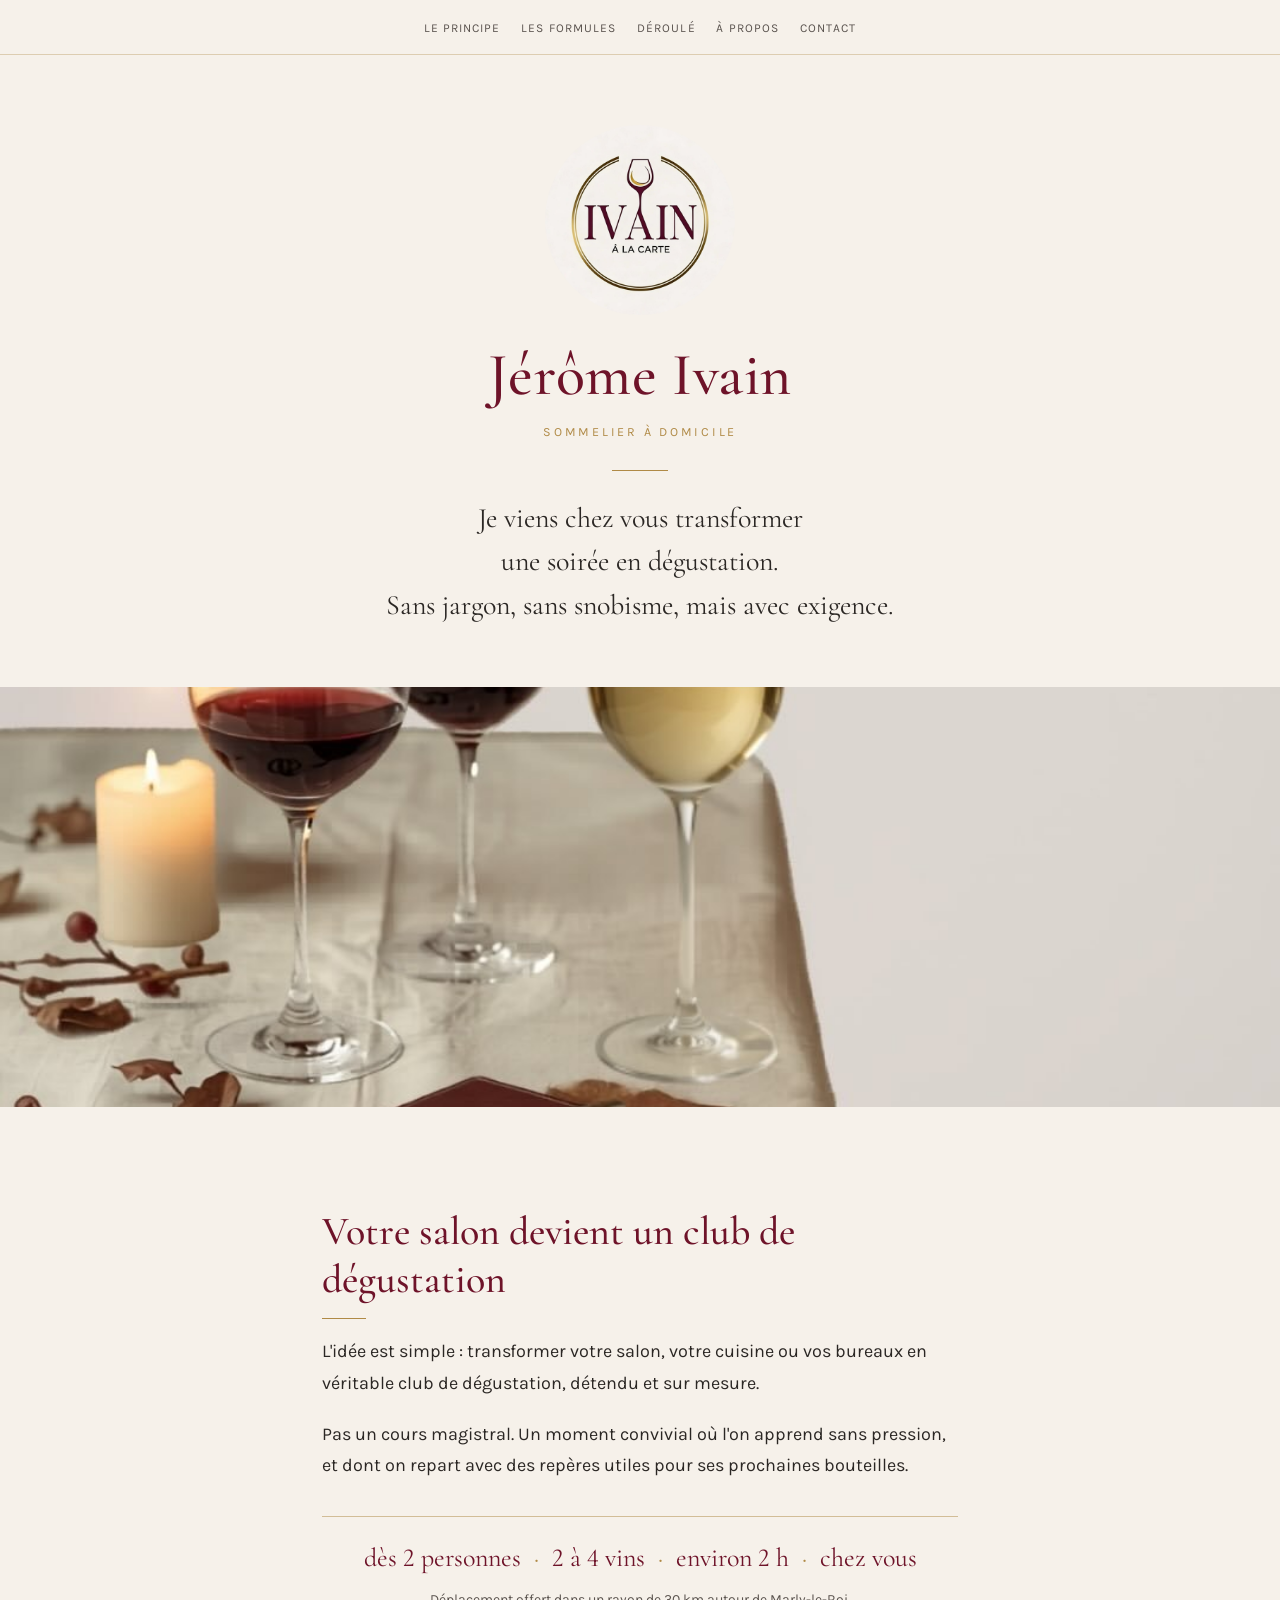
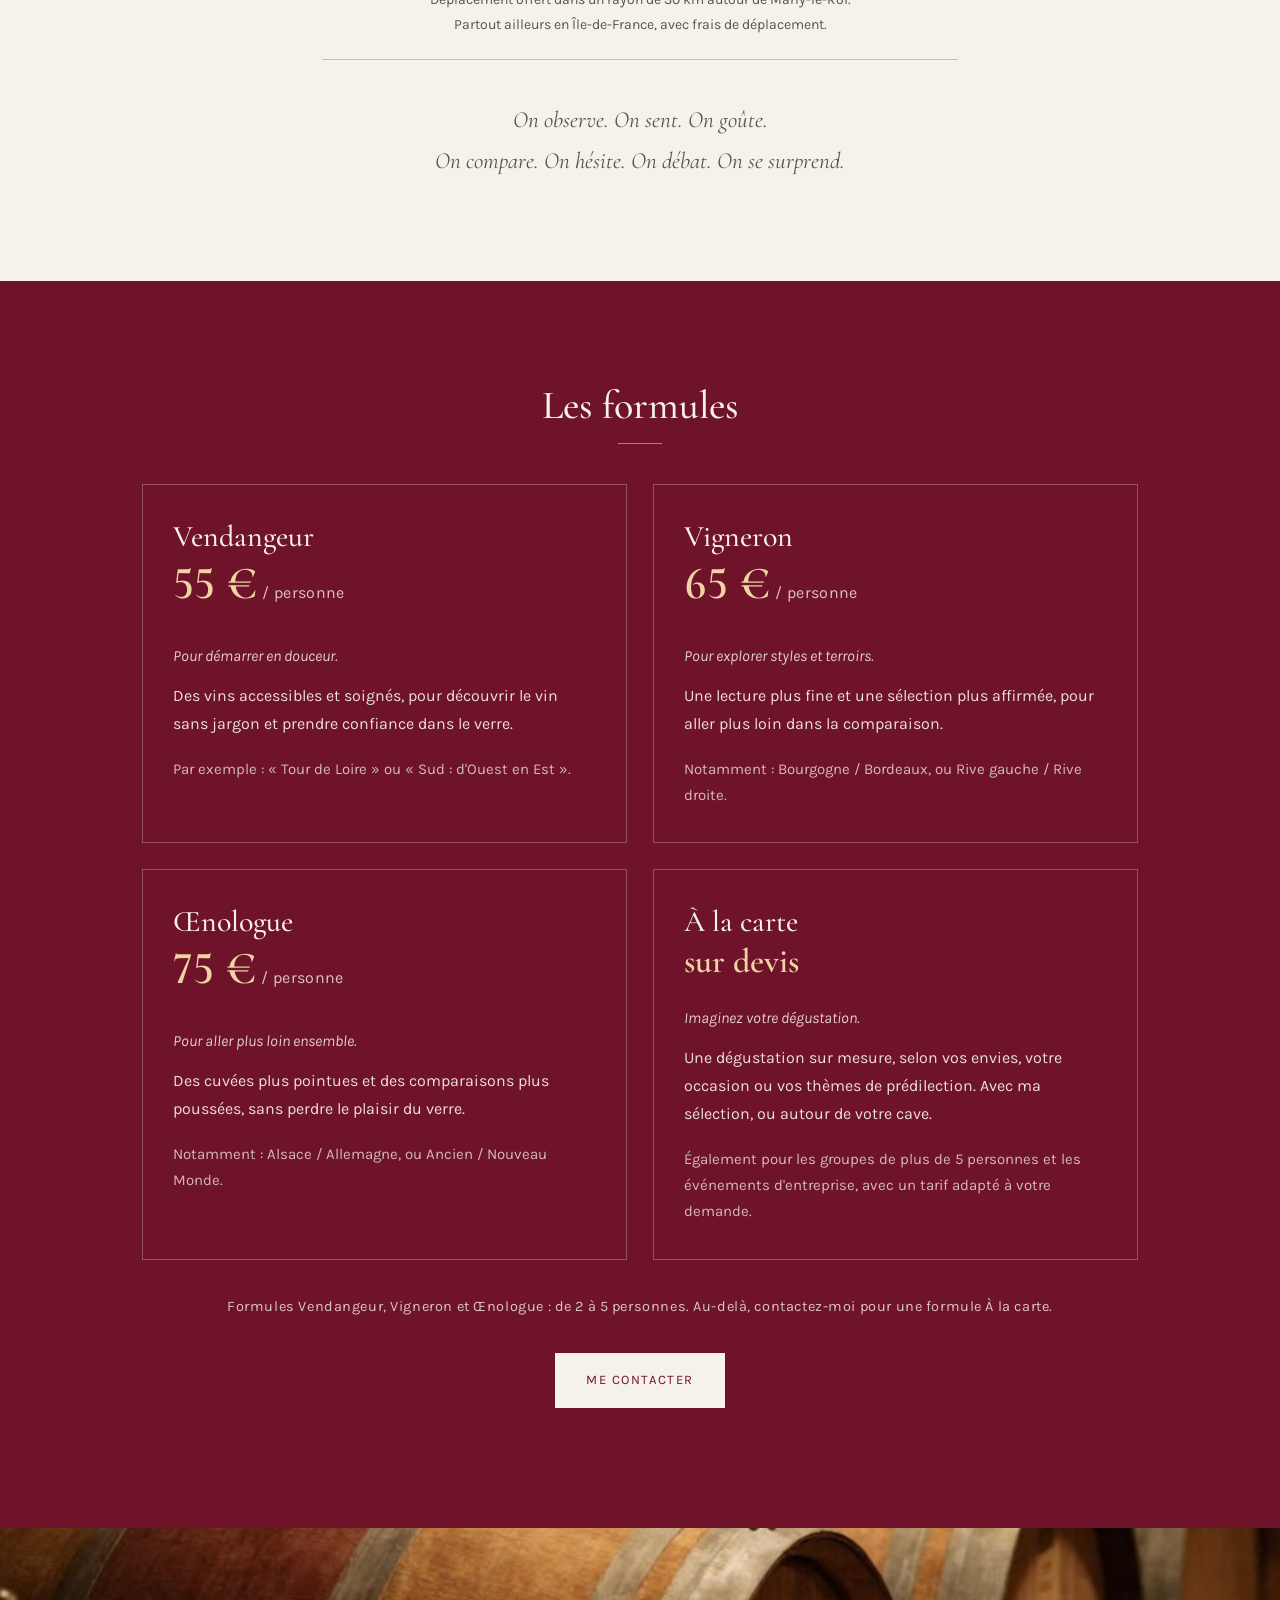
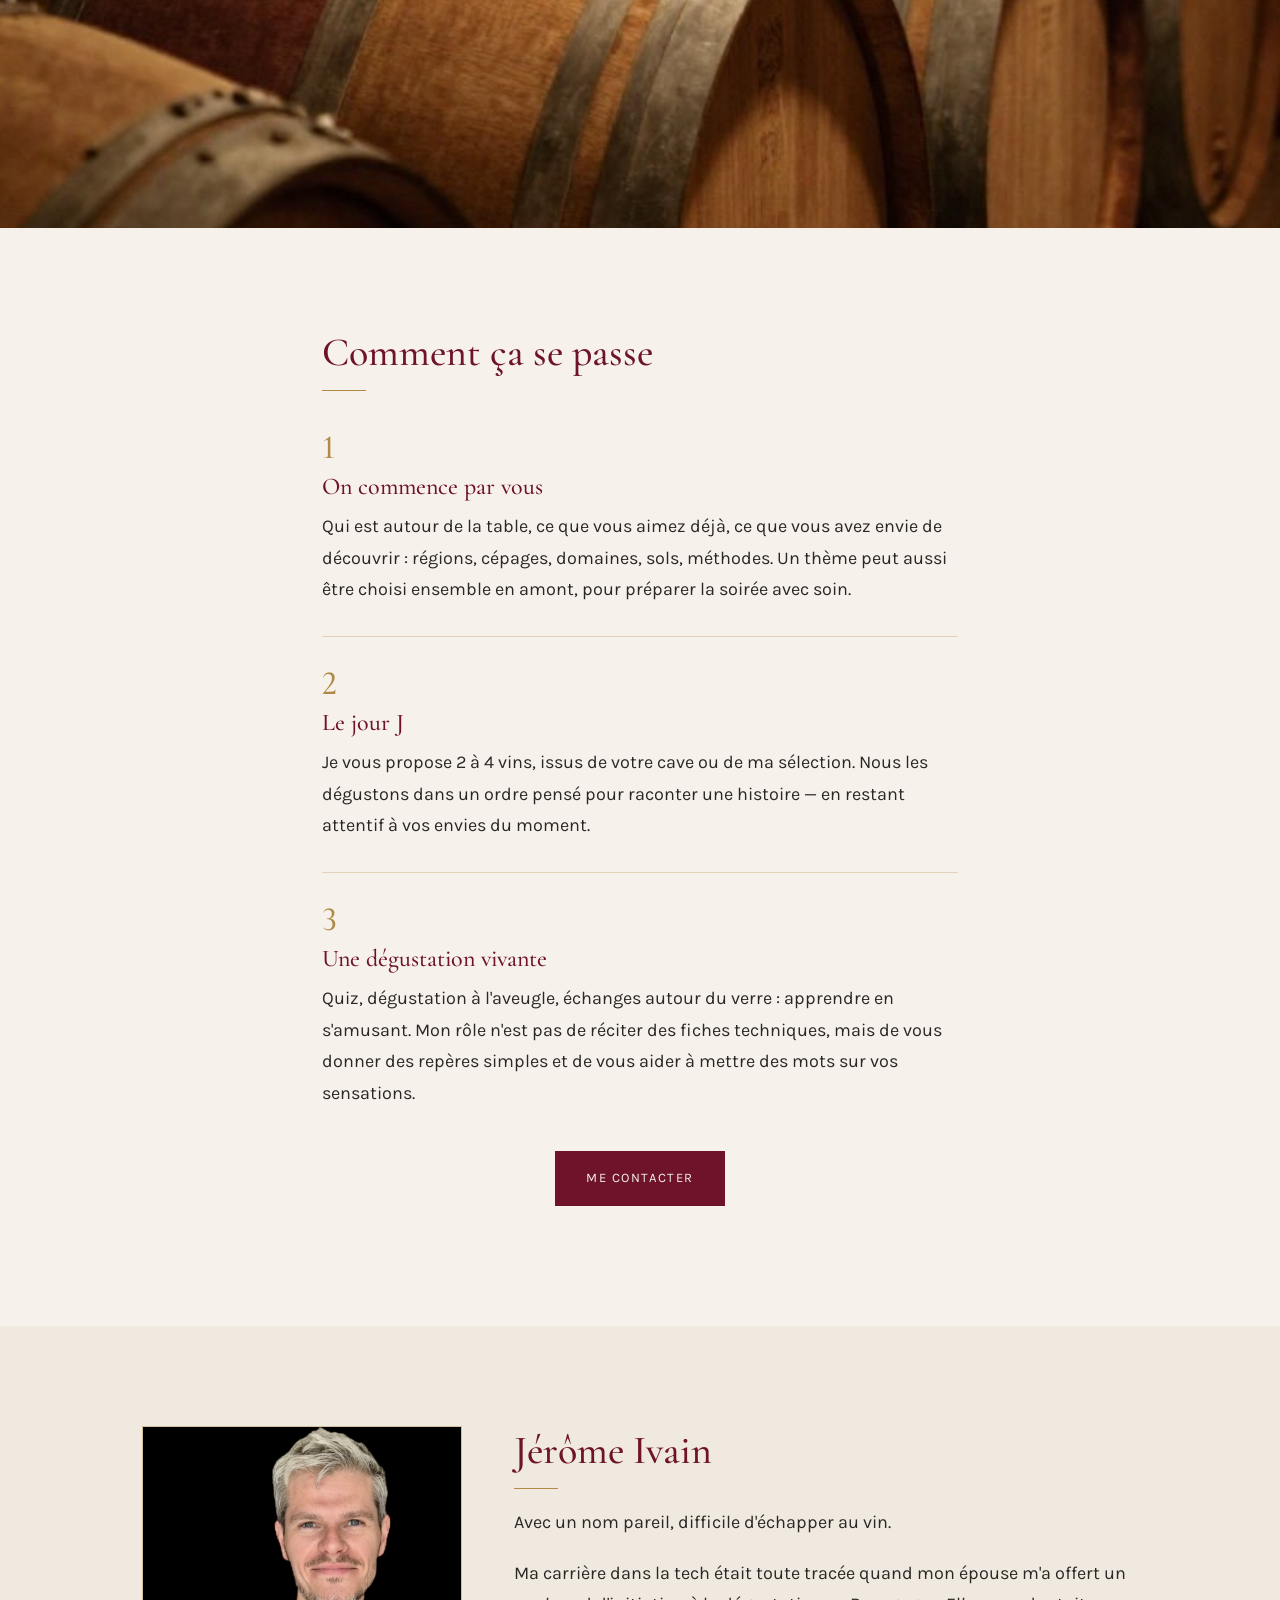
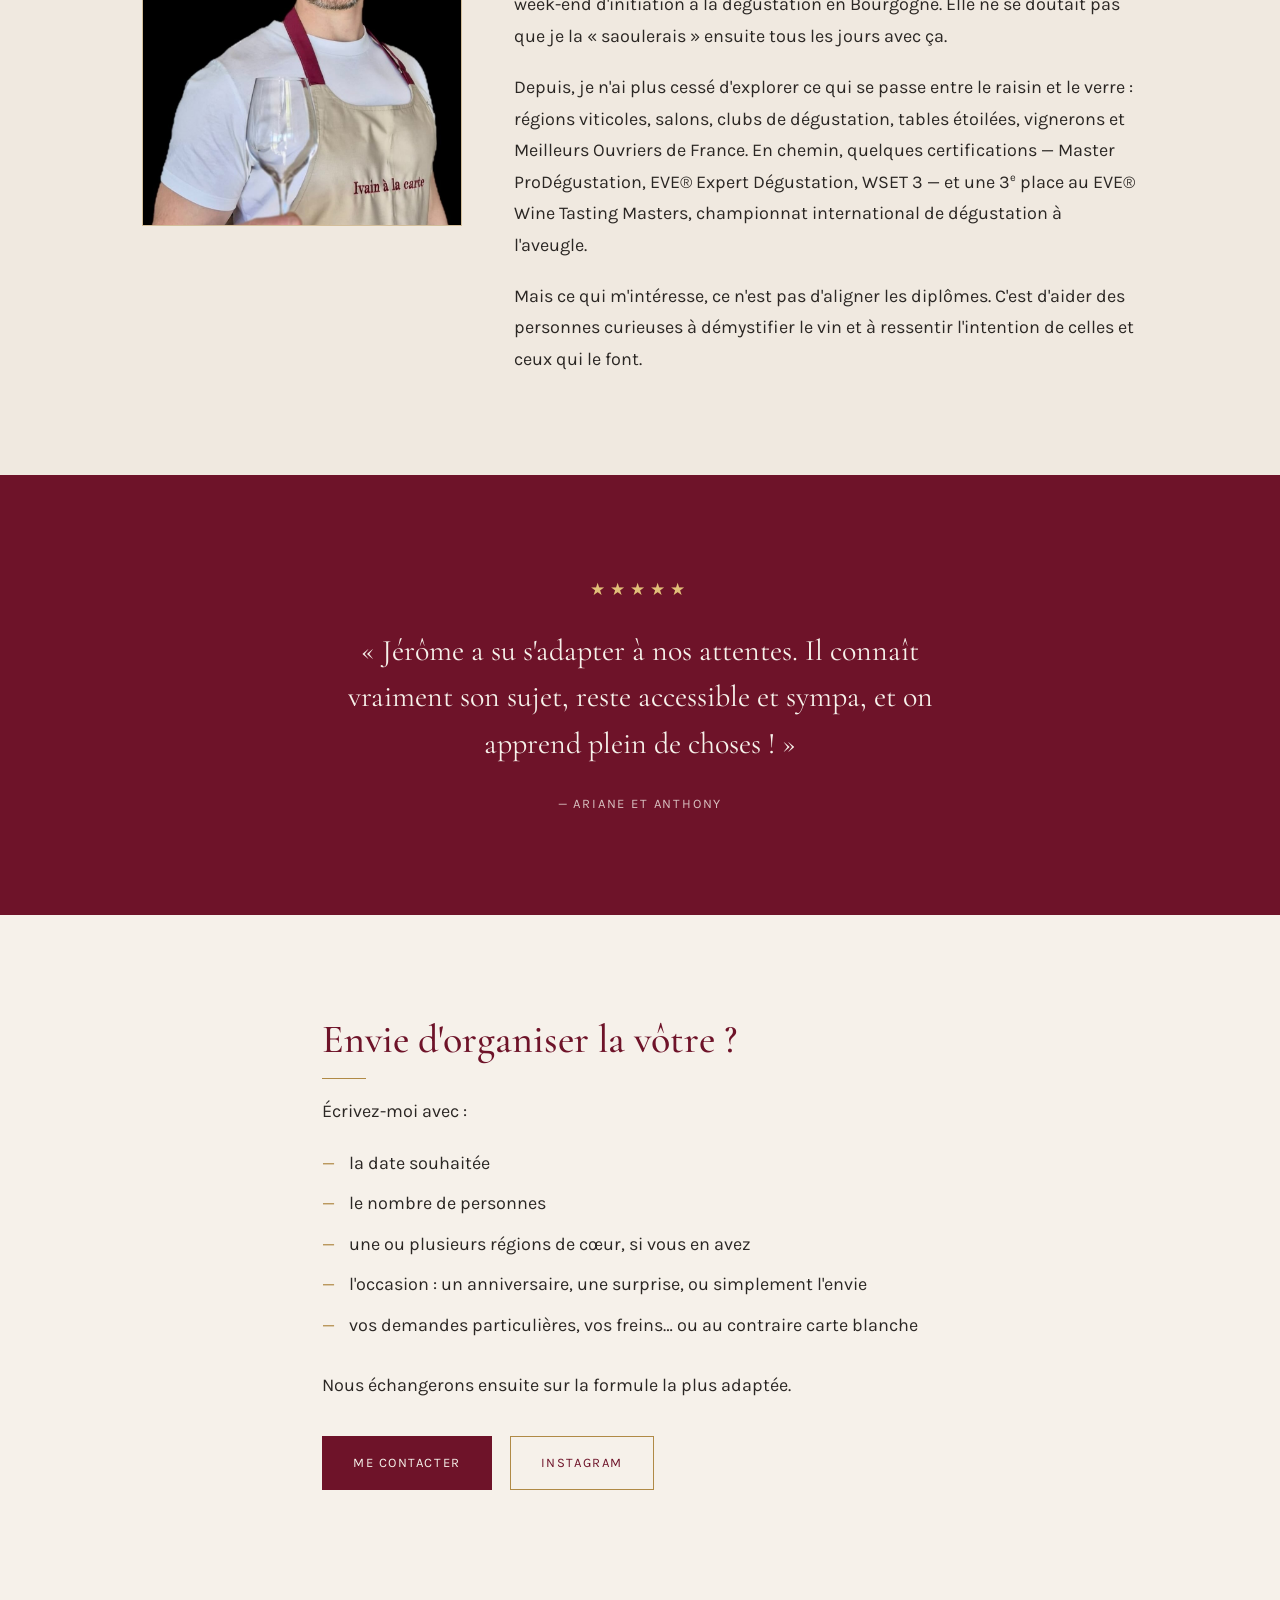
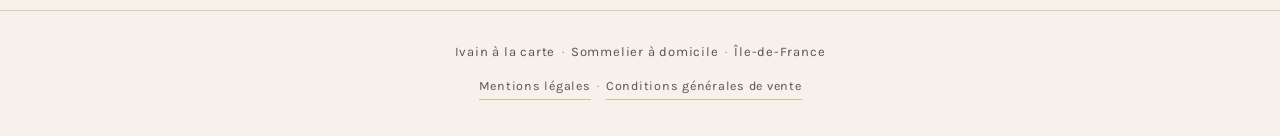
<file: index.html>
<!DOCTYPE html>
<html lang="fr">
<head>
<meta charset="utf-8">
<meta name="viewport" content="width=device-width, initial-scale=1">
<title>Ivain à la carte — Sommelier à domicile en Île-de-France</title>
<meta name="description" content="Jérôme Ivain, sommelier à domicile en Île-de-France. Je viens chez vous transformer une soirée en dégustation.">
<link rel="canonical" href="https://ivain-alacarte.fr/">
<link rel="icon" href="img/favicon.ico" sizes="32x32">
<link rel="icon" href="img/favicon-32.png" type="image/png" sizes="32x32">
<link rel="apple-touch-icon" href="img/favicon-180.png">
<meta name="theme-color" content="#6E1329">

<meta property="og:type" content="website">
<meta property="og:locale" content="fr_FR">
<meta property="og:site_name" content="Ivain à la carte">
<meta property="og:url" content="https://ivain-alacarte.fr/">
<meta property="og:title" content="Ivain à la carte — Sommelier à domicile en Île-de-France">
<meta property="og:description" content="Je viens chez vous transformer une soirée en dégustation. Sans jargon, sans snobisme, mais avec exigence.">
<meta property="og:image" content="https://ivain-alacarte.fr/img/partage.jpg">
<meta property="og:image:width" content="1200">
<meta property="og:image:height" content="630">
<meta property="og:image:alt" content="Trois verres de vin et un carnet de dégustation sur une table dressée">
<meta name="twitter:card" content="summary_large_image">

<link rel="preconnect" href="https://fonts.googleapis.com">
<link rel="preconnect" href="https://fonts.gstatic.com" crossorigin>
<link href="https://fonts.googleapis.com/css2?family=Cormorant+Garamond:ital,wght@0,400;0,500;0,600;1,400&family=Karla:wght@400;500;600&display=swap" rel="stylesheet">
<link rel="stylesheet" href="style.css">

<script type="application/ld+json">
{
  "@context": "https://schema.org",
  "@type": "LocalBusiness",
  "@id": "https://ivain-alacarte.fr/#business",
  "name": "Ivain à la carte",
  "description": "Dégustations de vin à domicile en Île-de-France, animées par Jérôme Ivain, sommelier certifié WSET 3.",
  "url": "https://ivain-alacarte.fr/",
  "image": "https://ivain-alacarte.fr/img/partage.jpg",
  "logo": "https://ivain-alacarte.fr/img/logo.jpg",
  "founder": { "@type": "Person", "name": "Jérôme Ivain", "jobTitle": "Sommelier" },
  "areaServed": { "@type": "AdministrativeArea", "name": "Île-de-France" },
  "priceRange": "55–75 € par personne, groupes sur devis",
  "currenciesAccepted": "EUR",
  "email": "contact@ivain-alacarte.fr",
  "sameAs": ["https://www.instagram.com/ivain.alacarte/"],
  "makesOffer": [
    { "@type": "Offer", "name": "Formule Vendangeur", "price": "55", "priceCurrency": "EUR", "description": "Pour démarrer en douceur — 2 à 4 vins, environ 2 h, chez vous." },
    { "@type": "Offer", "name": "Formule Vigneron", "price": "65", "priceCurrency": "EUR", "description": "Pour explorer styles et terroirs — 2 à 4 vins, environ 2 h, chez vous." },
    { "@type": "Offer", "name": "Formule Œnologue", "price": "75", "priceCurrency": "EUR", "description": "Pour aller plus loin ensemble — 2 à 4 vins, environ 2 h, chez vous." }
  ]
}
</script>
</head>
<body>

<header class="nav">
  <nav aria-label="Navigation principale">
    <ul>
      <li><a href="#principe">Le principe</a></li>
      <li><a href="#formules">Les formules</a></li>
      <li><a href="#deroule">Déroulé</a></li>
      <li><a href="#apropos">À propos</a></li>
      <li><a href="#contact">Contact</a></li>
    </ul>
  </nav>
</header>

<main>

  <!-- 1. Accueil -->
  <section class="accueil" id="accueil">
    <div class="wrap accueil-inner">
      <span class="logo"><img src="img/logo.jpg" alt="Logo Ivain à la carte"></span>
      <h1>Jérôme Ivain</h1>
      <p class="kicker">Sommelier à domicile</p>
      <div class="rule" aria-hidden="true"></div>
      <p class="promesse">Je viens chez vous transformer une soirée en dégustation.<br>
      Sans jargon, sans snobisme, mais avec exigence.</p>
    </div>
    <figure class="band band-hero">
      <img src="img/cadre-verres.jpg" alt="Verres de vin et bougie sur une table dressée">
    </figure>
  </section>

  <!-- 2. Le principe -->
  <section id="principe" class="section">
    <div class="wrap narrow">
      <h2>Votre salon devient un club de dégustation</h2>
      <p>L'idée est simple : transformer votre salon, votre cuisine ou vos bureaux en véritable club de dégustation, détendu et sur mesure.</p>
      <p>Pas un cours magistral. Un moment convivial où l'on apprend sans pression, et dont on repart avec des repères utiles pour ses prochaines bouteilles.</p>

      <div class="infos">
        <p class="infos-ligne"><span class="item">dès 2 personnes</span><span class="sep" aria-hidden="true">·</span><span class="item">2 à 4 vins</span><span class="sep" aria-hidden="true">·</span><span class="item">environ 2 h</span><span class="sep" aria-hidden="true">·</span><span class="item">chez vous</span></p>
        <p class="infos-zone">Déplacement offert dans un rayon de 30 km autour de Marly-le-Roi.<br>Partout ailleurs en Île-de-France, avec frais de déplacement.</p>
      </div>

      <blockquote class="exergue">
        <p>On observe. On sent. On goûte.<br>
        On compare. On hésite. On débat. On se surprend.</p>
      </blockquote>
    </div>
  </section>

  <!-- 3. Les formules -->
  <section id="formules" class="section section-bordeaux">
    <div class="wrap">
      <h2 class="center">Les formules</h2>
      <div class="grille">
        <article class="formule">
          <h3>Vendangeur</h3>
          <p class="prix">55 €<span> / personne</span></p>
          <p class="accroche">Pour démarrer en douceur.</p>
          <p>Des vins accessibles et soignés, pour découvrir le vin sans jargon et prendre confiance dans le verre.</p>
          <p class="exemples">Par exemple : « Tour de Loire » ou « Sud : d'Ouest en Est ».</p>
        </article>
        <article class="formule">
          <h3>Vigneron</h3>
          <p class="prix">65 €<span> / personne</span></p>
          <p class="accroche">Pour explorer styles et terroirs.</p>
          <p>Une lecture plus fine et une sélection plus affirmée, pour aller plus loin dans la comparaison.</p>
          <p class="exemples">Notamment : Bourgogne / Bordeaux, ou Rive gauche / Rive droite.</p>
        </article>
        <article class="formule">
          <h3>Œnologue</h3>
          <p class="prix">75 €<span> / personne</span></p>
          <p class="accroche">Pour aller plus loin ensemble.</p>
          <p>Des cuvées plus pointues et des comparaisons plus poussées, sans perdre le plaisir du verre.</p>
          <p class="exemples">Notamment : Alsace / Allemagne, ou Ancien / Nouveau Monde.</p>
        </article>
        <article class="formule">
          <h3>À la carte</h3>
          <p class="prix prix-devis">sur devis</p>
          <p class="accroche">Imaginez votre dégustation.</p>
          <p>Une dégustation sur mesure, selon vos envies, votre occasion ou vos thèmes de prédilection. Avec ma sélection, ou autour de votre cave.</p>
          <p class="exemples">Également pour les groupes de plus de 5 personnes et les événements d'entreprise, avec un tarif adapté à votre demande.</p>
        </article>
      </div>
      <p class="mention">Formules Vendangeur, Vigneron et Œnologue : de 2 à 5 personnes. Au-delà, contactez-moi pour une formule À la carte.</p>
      <p class="center"><a class="btn btn-clair" href="#contact">Me contacter</a></p>
    </div>
  </section>

  <figure class="band band-respiration">
    <img src="img/cadre-barriques.jpg" alt="Barriques alignées dans un chai">
  </figure>

  <!-- 4. Comment ça se passe -->
  <section id="deroule" class="section">
    <div class="wrap narrow">
      <h2>Comment ça se passe</h2>
      <ol class="etapes">
        <li>
          <span class="num">1</span>
          <h3>On commence par vous</h3>
          <p>Qui est autour de la table, ce que vous aimez déjà, ce que vous avez envie de découvrir : régions, cépages, domaines, sols, méthodes. Un thème peut aussi être choisi ensemble en amont, pour préparer la soirée avec soin.</p>
        </li>
        <li>
          <span class="num">2</span>
          <h3>Le jour J</h3>
          <p>Je vous propose 2 à 4 vins, issus de votre cave ou de ma sélection. Nous les dégustons dans un ordre pensé pour raconter une histoire — en restant attentif à vos envies du moment.</p>
        </li>
        <li>
          <span class="num">3</span>
          <h3>Une dégustation vivante</h3>
          <p>Quiz, dégustation à l'aveugle, échanges autour du verre : apprendre en s'amusant. Mon rôle n'est pas de réciter des fiches techniques, mais de vous donner des repères simples et de vous aider à mettre des mots sur vos sensations.</p>
        </li>
      </ol>
      <p class="center"><a class="btn" href="#contact">Me contacter</a></p>
    </div>
  </section>

  <!-- 5. Qui je suis -->
  <section id="apropos" class="section section-alt">
    <div class="wrap bio">
      <figure class="portrait">
        <img src="img/portrait.jpg" alt="Jérôme Ivain, en tablier Ivain à la carte, un verre à la main">
      </figure>
      <div class="bio-texte">
        <h2>Jérôme Ivain</h2>
        <p>Avec un nom pareil, difficile d'échapper au vin.</p>
        <p>Ma carrière dans la tech était toute tracée quand mon épouse m'a offert un week-end d'initiation à la dégustation en Bourgogne. Elle ne se doutait pas que je la « saoulerais » ensuite tous les jours avec ça.</p>
        <p>Depuis, je n'ai plus cessé d'explorer ce qui se passe entre le raisin et le verre : régions viticoles, salons, clubs de dégustation, tables étoilées, vignerons et Meilleurs Ouvriers de France. En chemin, quelques certifications — Master ProDégustation, EVE® Expert Dégustation, WSET 3 — et une 3<sup>e</sup> place au EVE® Wine Tasting Masters, championnat international de dégustation à l'aveugle.</p>
        <p>Mais ce qui m'intéresse, ce n'est pas d'aligner les diplômes. C'est d'aider des personnes curieuses à démystifier le vin et à ressentir l'intention de celles et ceux qui le font.</p>
      </div>
    </div>
  </section>

  <!-- 6. Ils y étaient -->
  <section id="temoignage" class="section section-bordeaux temoignage">
    <div class="wrap narrow center">
      <p class="etoiles" aria-label="Cinq étoiles sur cinq">★★★★★</p>
      <blockquote>
        <p>« Jérôme a su s'adapter à nos attentes. Il connaît vraiment son sujet, reste accessible et sympa, et on apprend plein de choses ! »</p>
      </blockquote>
      <p class="signature">— Ariane et Anthony</p>
    </div>
  </section>

  <!-- 7. Réserver -->
  <section id="contact" class="section">
    <div class="wrap narrow">
      <h2>Envie d'organiser la vôtre ?</h2>
      <p>Écrivez-moi avec :</p>
      <ul class="liste">
        <li>la date souhaitée</li>
        <li>le nombre de personnes</li>
        <li>une ou plusieurs régions de cœur, si vous en avez</li>
        <li>l'occasion : un anniversaire, une surprise, ou simplement l'envie</li>
        <li>vos demandes particulières, vos freins… ou au contraire carte blanche</li>
      </ul>
      <p>Nous échangerons ensuite sur la formule la plus adaptée.</p>
      <p class="boutons">
        <a class="btn" href="mailto:contact@ivain-alacarte.fr?subject=Demande%20de%20d%C3%A9gustation%20%C3%A0%20domicile&amp;body=Bonjour%20J%C3%A9r%C3%B4me%2C%0A%0A-%20Date%20souhait%C3%A9e%20%3A%20%0A-%20Nombre%20de%20personnes%20%3A%20%0A-%20R%C3%A9gions%20de%20c%C5%93ur%20%28facultatif%29%20%3A%20%0A-%20L%27occasion%20%3A%20%0A-%20Demandes%20particuli%C3%A8res%20%3A%20%0A-%20Commune%20%3A%20%0A%0A%C3%80%20bient%C3%B4t%2C%0A">Me contacter</a>
        <a class="btn btn-ligne" href="https://www.instagram.com/ivain.alacarte/" target="_blank" rel="noopener">Instagram</a>
      </p>
    </div>
  </section>

</main>

<footer>
  <p><span class="item">Ivain à la carte</span><span class="sep" aria-hidden="true">·</span><span class="item">Sommelier à domicile</span><span class="sep" aria-hidden="true">·</span><span class="item">Île-de-France</span></p>
  <p class="footer-legal"><a href="mentions-legales.html">Mentions légales</a><span class="sep" aria-hidden="true">·</span><a href="cgv.html">Conditions générales de vente</a></p>
</footer>

<script>
document.querySelectorAll('a[href^="#"]').forEach(function (lien) {
  lien.addEventListener('click', function (e) {
    var cible = document.querySelector(lien.getAttribute('href'));
    if (!cible) return;
    e.preventDefault();
    var y = cible.getBoundingClientRect().top + window.pageYOffset - 56;
    window.scrollTo({ top: y, behavior: 'smooth' });
  });
});
</script>
</body>
</html>
</file>
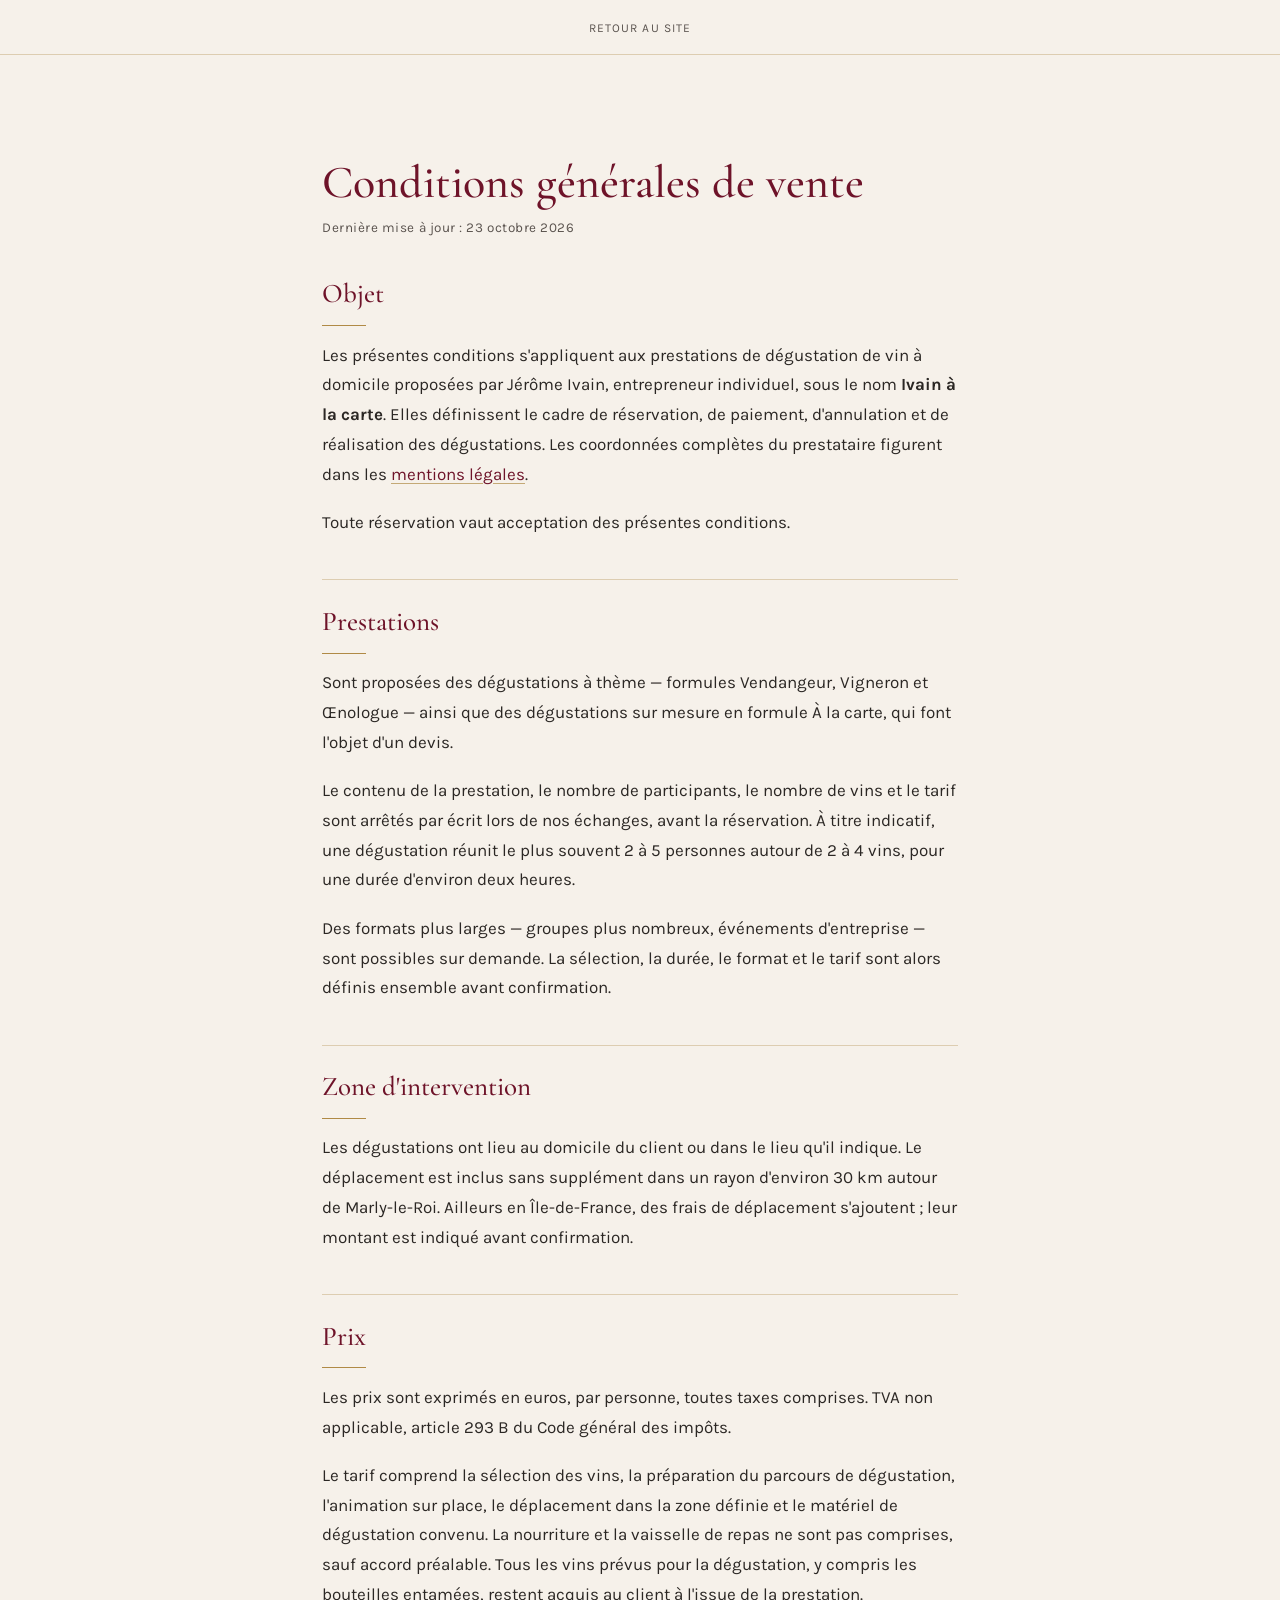
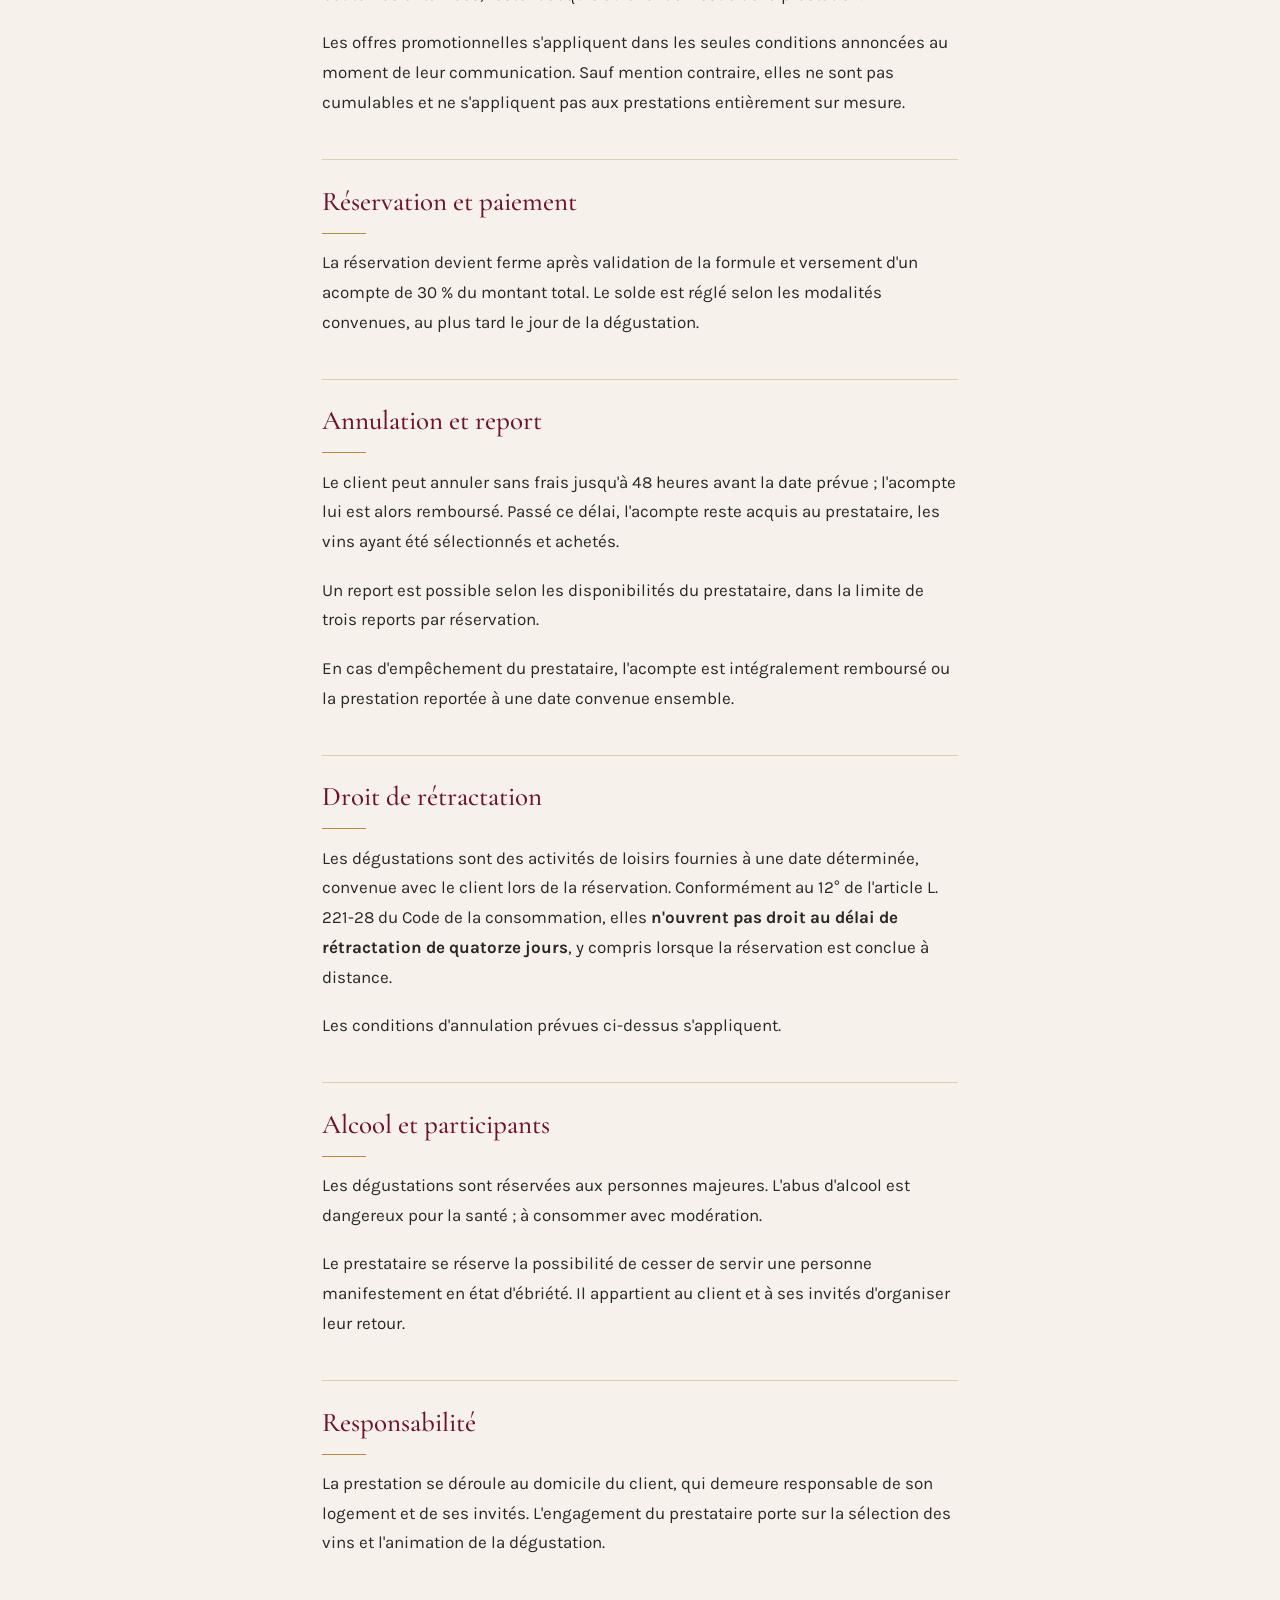
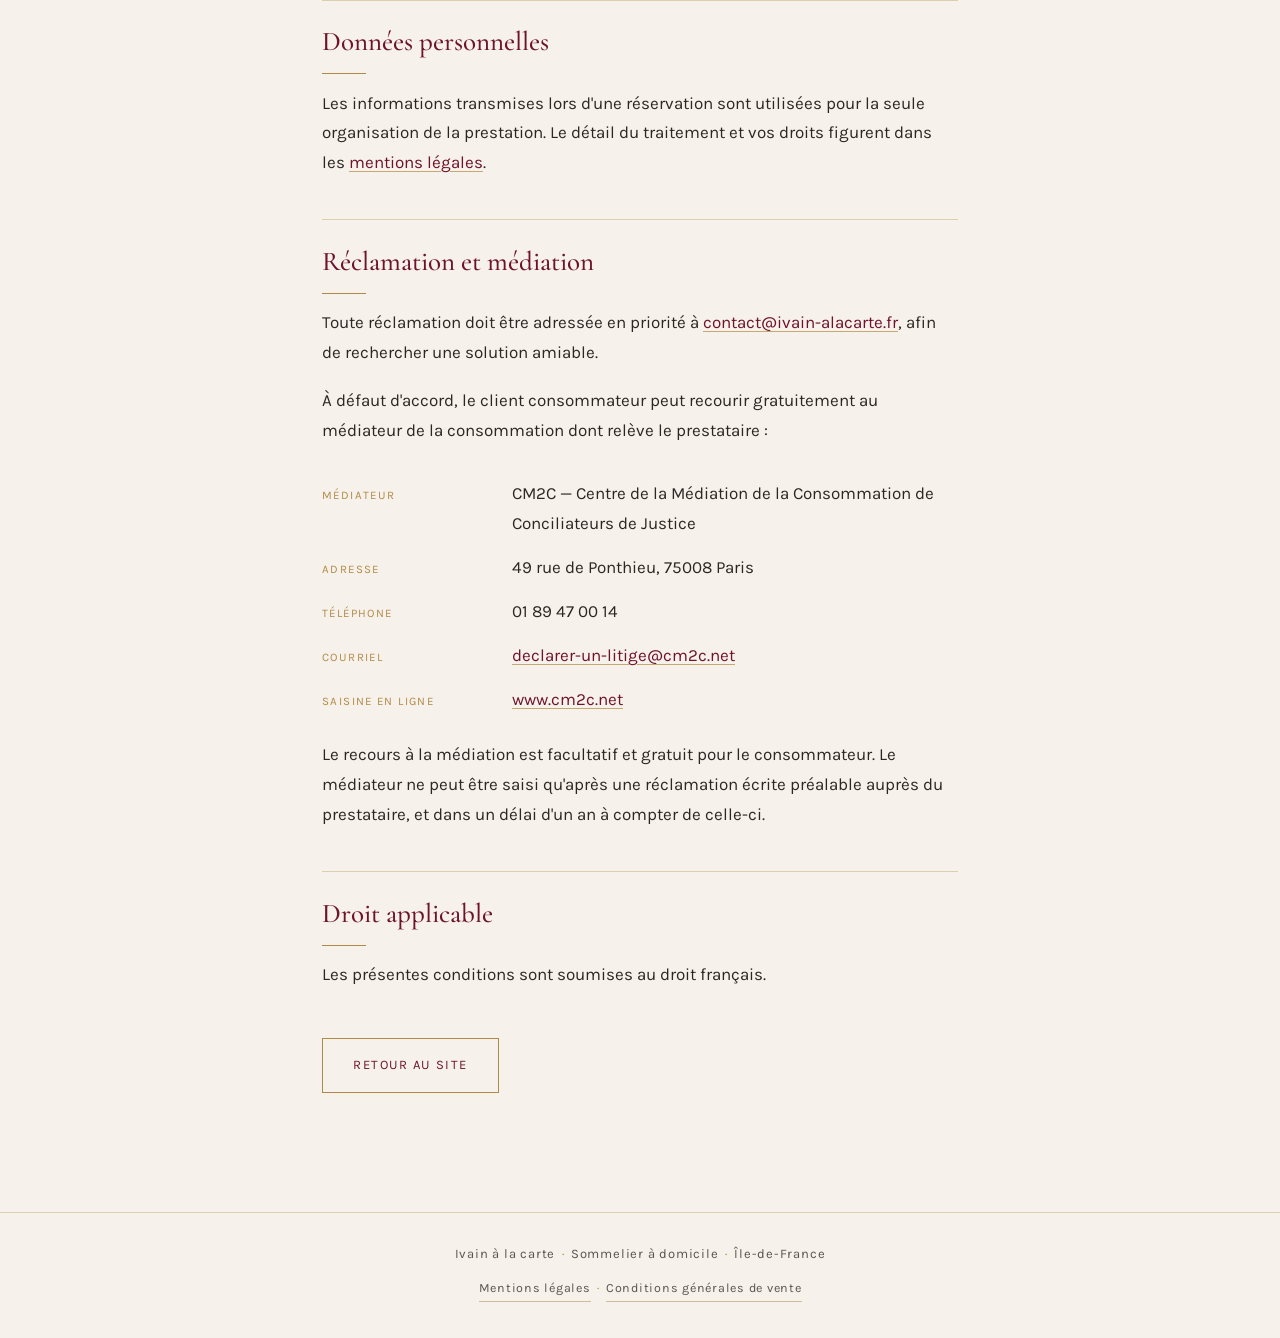
<file: cgv.html>
<!DOCTYPE html>
<html lang="fr">
<head>
<meta charset="utf-8">
<meta name="viewport" content="width=device-width, initial-scale=1">
<title>Conditions générales de vente — Ivain à la carte</title>
<meta name="description" content="Conditions générales de vente des dégustations à domicile Ivain à la carte : réservation, paiement, annulation, déroulement.">
<meta name="robots" content="noindex, follow">
<link rel="canonical" href="https://ivain-alacarte.fr/cgv.html">
<link rel="icon" href="img/favicon.ico" sizes="32x32">
<link rel="icon" href="img/favicon-32.png" type="image/png" sizes="32x32">
<link rel="apple-touch-icon" href="img/favicon-180.png">
<meta name="theme-color" content="#6E1329">

<link rel="preconnect" href="https://fonts.googleapis.com">
<link rel="preconnect" href="https://fonts.gstatic.com" crossorigin>
<link href="https://fonts.googleapis.com/css2?family=Cormorant+Garamond:ital,wght@0,400;0,500;0,600;1,400&family=Karla:wght@400;500;600&display=swap" rel="stylesheet">
<link rel="stylesheet" href="style.css">
</head>
<body>

<nav class="nav" aria-label="Navigation principale">
  <ul>
    <li><a href="index.html">Retour au site</a></li>
  </ul>
</nav>

<main>
<section class="section">
  <div class="wrap narrow">
    <h1 class="titre-legal">Conditions générales de vente</h1>
    <p class="maj">Dernière mise à jour : 23 octobre 2026</p>

    <div class="legal">

      <h2>Objet</h2>
      <p>Les présentes conditions s'appliquent aux prestations de dégustation de vin à domicile proposées par Jérôme Ivain, entrepreneur individuel, sous le nom <strong>Ivain à la carte</strong>. Elles définissent le cadre de réservation, de paiement, d'annulation et de réalisation des dégustations. Les coordonnées complètes du prestataire figurent dans les <a href="mentions-legales.html">mentions légales</a>.</p>
      <p>Toute réservation vaut acceptation des présentes conditions.</p>

      <h2>Prestations</h2>
      <p>Sont proposées des dégustations à thème — formules Vendangeur, Vigneron et Œnologue — ainsi que des dégustations sur mesure en formule À la carte, qui font l'objet d'un devis.</p>
      <p>Le contenu de la prestation, le nombre de participants, le nombre de vins et le tarif sont arrêtés par écrit lors de nos échanges, avant la réservation. À titre indicatif, une dégustation réunit le plus souvent 2 à 5 personnes autour de 2 à 4 vins, pour une durée d'environ deux heures.</p>
      <p>Des formats plus larges — groupes plus nombreux, événements d'entreprise — sont possibles sur demande. La sélection, la durée, le format et le tarif sont alors définis ensemble avant confirmation.</p>

      <h2>Zone d'intervention</h2>
      <p>Les dégustations ont lieu au domicile du client ou dans le lieu qu'il indique. Le déplacement est inclus sans supplément dans un rayon d'environ 30 km autour de Marly-le-Roi. Ailleurs en Île-de-France, des frais de déplacement s'ajoutent ; leur montant est indiqué avant confirmation.</p>

      <h2>Prix</h2>
      <p>Les prix sont exprimés en euros, par personne, toutes taxes comprises. TVA non applicable, article 293 B du Code général des impôts.</p>
      <p>Le tarif comprend la sélection des vins, la préparation du parcours de dégustation, l'animation sur place, le déplacement dans la zone définie et le matériel de dégustation convenu. La nourriture et la vaisselle de repas ne sont pas comprises, sauf accord préalable. Tous les vins prévus pour la dégustation, y compris les bouteilles entamées, restent acquis au client à l'issue de la prestation.</p>
      <p>Les offres promotionnelles s'appliquent dans les seules conditions annoncées au moment de leur communication. Sauf mention contraire, elles ne sont pas cumulables et ne s'appliquent pas aux prestations entièrement sur mesure.</p>

      <h2>Réservation et paiement</h2>
      <p>La réservation devient ferme après validation de la formule et versement d'un acompte de 30 % du montant total. Le solde est réglé selon les modalités convenues, au plus tard le jour de la dégustation.</p>

      <h2>Annulation et report</h2>
      <p>Le client peut annuler sans frais jusqu'à 48 heures avant la date prévue ; l'acompte lui est alors remboursé. Passé ce délai, l'acompte reste acquis au prestataire, les vins ayant été sélectionnés et achetés.</p>
      <p>Un report est possible selon les disponibilités du prestataire, dans la limite de trois reports par réservation.</p>
      <p>En cas d'empêchement du prestataire, l'acompte est intégralement remboursé ou la prestation reportée à une date convenue ensemble.</p>

      <h2>Droit de rétractation</h2>
      <p>Les dégustations sont des activités de loisirs fournies à une date déterminée, convenue avec le client lors de la réservation. Conformément au 12° de l'article L. 221-28 du Code de la consommation, elles <strong>n'ouvrent pas droit au délai de rétractation de quatorze jours</strong>, y compris lorsque la réservation est conclue à distance.</p>
      <p>Les conditions d'annulation prévues ci-dessus s'appliquent.</p>

      <h2>Alcool et participants</h2>
      <p>Les dégustations sont réservées aux personnes majeures. L'abus d'alcool est dangereux pour la santé ; à consommer avec modération.</p>
      <p>Le prestataire se réserve la possibilité de cesser de servir une personne manifestement en état d'ébriété. Il appartient au client et à ses invités d'organiser leur retour.</p>

      <h2>Responsabilité</h2>
      <p>La prestation se déroule au domicile du client, qui demeure responsable de son logement et de ses invités. L'engagement du prestataire porte sur la sélection des vins et l'animation de la dégustation.</p>

      <h2>Données personnelles</h2>
      <p>Les informations transmises lors d'une réservation sont utilisées pour la seule organisation de la prestation. Le détail du traitement et vos droits figurent dans les <a href="mentions-legales.html">mentions légales</a>.</p>

      <h2>Réclamation et médiation</h2>
      <p>Toute réclamation doit être adressée en priorité à <a href="mailto:contact@ivain-alacarte.fr">contact@ivain-alacarte.fr</a>, afin de rechercher une solution amiable.</p>
      <p>À défaut d'accord, le client consommateur peut recourir gratuitement au médiateur de la consommation dont relève le prestataire :</p>
      <dl>
        <dt>Médiateur</dt><dd>CM2C — Centre de la Médiation de la Consommation de Conciliateurs de Justice</dd>
        <dt>Adresse</dt><dd>49 rue de Ponthieu, 75008 Paris</dd>
        <dt>Téléphone</dt><dd>01 89 47 00 14</dd>
        <dt>Courriel</dt><dd><a href="mailto:declarer-un-litige@cm2c.net">declarer-un-litige@cm2c.net</a></dd>
        <dt>Saisine en ligne</dt><dd><a href="https://www.cm2c.net/declarer-un-litige.php" rel="noopener">www.cm2c.net</a></dd>
      </dl>
      <p>Le recours à la médiation est facultatif et gratuit pour le consommateur. Le médiateur ne peut être saisi qu'après une réclamation écrite préalable auprès du prestataire, et dans un délai d'un an à compter de celle-ci.</p>

      <h2>Droit applicable</h2>
      <p>Les présentes conditions sont soumises au droit français.</p>

    </div>

    <p class="retour"><a class="btn btn-ligne" href="index.html">Retour au site</a></p>
  </div>
</section>
</main>

<footer>
  <p><span class="item">Ivain à la carte</span><span class="sep" aria-hidden="true">·</span><span class="item">Sommelier à domicile</span><span class="sep" aria-hidden="true">·</span><span class="item">Île-de-France</span></p>
  <p class="footer-legal"><a href="mentions-legales.html">Mentions légales</a><span class="sep" aria-hidden="true">·</span><a href="cgv.html">Conditions générales de vente</a></p>
</footer>

</body>
</html>
</file>
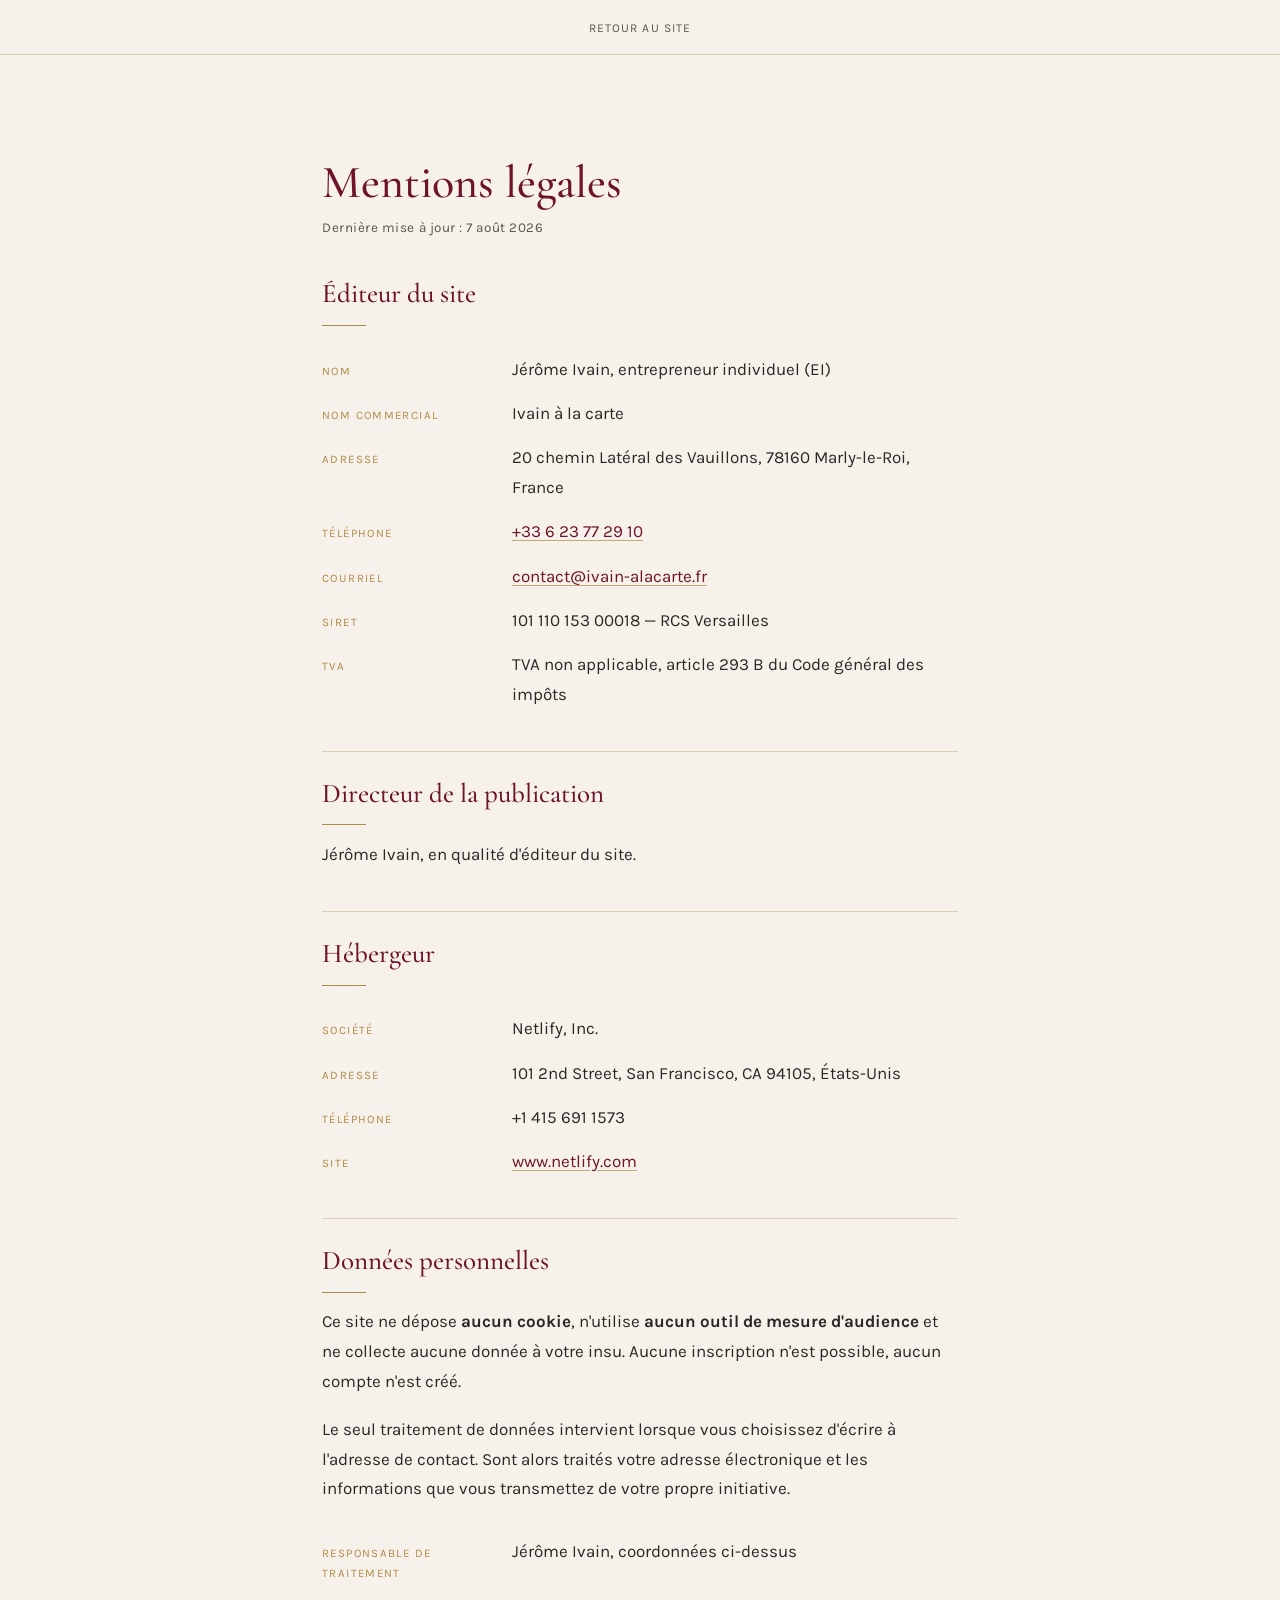
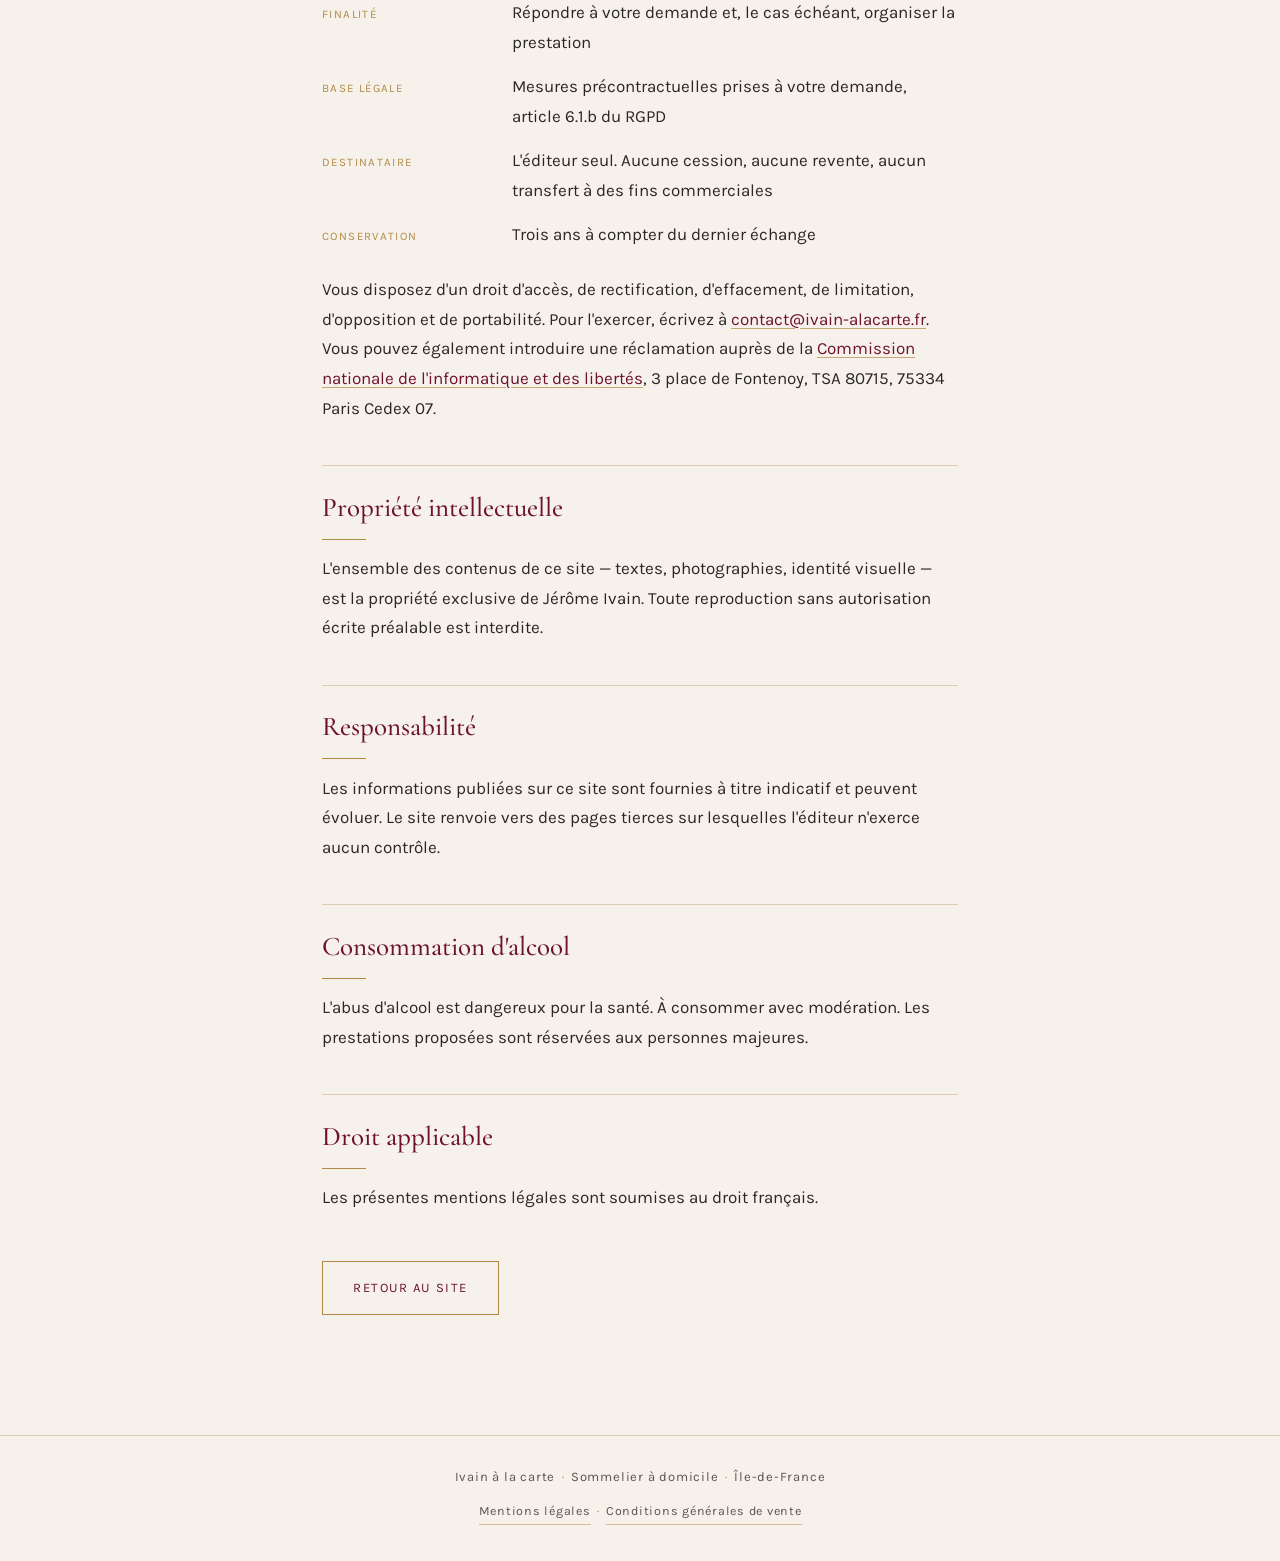
<file: mentions-legales.html>
<!DOCTYPE html>
<html lang="fr">
<head>
<meta charset="utf-8">
<meta name="viewport" content="width=device-width, initial-scale=1">
<title>Mentions légales — Ivain à la carte</title>
<meta name="description" content="Mentions légales du site ivain-alacarte.fr, édité par Jérôme Ivain, entrepreneur individuel.">
<meta name="robots" content="noindex, follow">
<link rel="canonical" href="https://ivain-alacarte.fr/mentions-legales.html">
<link rel="icon" href="img/favicon.ico" sizes="32x32">
<link rel="icon" href="img/favicon-32.png" type="image/png" sizes="32x32">
<link rel="apple-touch-icon" href="img/favicon-180.png">
<meta name="theme-color" content="#6E1329">

<link rel="preconnect" href="https://fonts.googleapis.com">
<link rel="preconnect" href="https://fonts.gstatic.com" crossorigin>
<link href="https://fonts.googleapis.com/css2?family=Cormorant+Garamond:ital,wght@0,400;0,500;0,600;1,400&family=Karla:wght@400;500;600&display=swap" rel="stylesheet">
<link rel="stylesheet" href="style.css">
</head>
<body>

<nav class="nav" aria-label="Navigation principale">
  <ul>
    <li><a href="index.html">Retour au site</a></li>
  </ul>
</nav>

<main>
<section class="section">
  <div class="wrap narrow">
    <h1 class="titre-legal">Mentions légales</h1>
    <p class="maj">Dernière mise à jour : 7 août 2026</p>

    <div class="legal">

      <h2>Éditeur du site</h2>
      <dl>
        <dt>Nom</dt><dd>Jérôme Ivain, entrepreneur individuel (EI)</dd>
        <dt>Nom commercial</dt><dd>Ivain à la carte</dd>
        <dt>Adresse</dt><dd>20 chemin Latéral des Vauillons, 78160 Marly-le-Roi, France</dd>
        <dt>Téléphone</dt><dd><a href="tel:+33623772910">+33 6 23 77 29 10</a></dd>
        <dt>Courriel</dt><dd><a href="mailto:contact@ivain-alacarte.fr">contact@ivain-alacarte.fr</a></dd>
        <dt>SIRET</dt><dd>101 110 153 00018 — RCS Versailles</dd>
        <dt>TVA</dt><dd>TVA non applicable, article 293 B du Code général des impôts</dd>
      </dl>

      <h2>Directeur de la publication</h2>
      <p>Jérôme Ivain, en qualité d'éditeur du site.</p>

      <h2>Hébergeur</h2>
      <dl>
        <dt>Société</dt><dd>Netlify, Inc.</dd>
        <dt>Adresse</dt><dd>101 2nd Street, San Francisco, CA 94105, États-Unis</dd>
        <dt>Téléphone</dt><dd>+1 415 691 1573</dd>
        <dt>Site</dt><dd><a href="https://www.netlify.com" rel="noopener">www.netlify.com</a></dd>
      </dl>

      <h2>Données personnelles</h2>
      <p>Ce site ne dépose <strong>aucun cookie</strong>, n'utilise <strong>aucun outil de mesure d'audience</strong> et ne collecte aucune donnée à votre insu. Aucune inscription n'est possible, aucun compte n'est créé.</p>
      <p>Le seul traitement de données intervient lorsque vous choisissez d'écrire à l'adresse de contact. Sont alors traités votre adresse électronique et les informations que vous transmettez de votre propre initiative.</p>
      <dl>
        <dt>Responsable de traitement</dt><dd>Jérôme Ivain, coordonnées ci-dessus</dd>
        <dt>Finalité</dt><dd>Répondre à votre demande et, le cas échéant, organiser la prestation</dd>
        <dt>Base légale</dt><dd>Mesures précontractuelles prises à votre demande, article 6.1.b du RGPD</dd>
        <dt>Destinataire</dt><dd>L'éditeur seul. Aucune cession, aucune revente, aucun transfert à des fins commerciales</dd>
        <dt>Conservation</dt><dd>Trois ans à compter du dernier échange</dd>
      </dl>
      <p>Vous disposez d'un droit d'accès, de rectification, d'effacement, de limitation, d'opposition et de portabilité. Pour l'exercer, écrivez à <a href="mailto:contact@ivain-alacarte.fr">contact@ivain-alacarte.fr</a>. Vous pouvez également introduire une réclamation auprès de la <a href="https://www.cnil.fr" rel="noopener">Commission nationale de l'informatique et des libertés</a>, 3 place de Fontenoy, TSA 80715, 75334 Paris Cedex 07.</p>

      <h2>Propriété intellectuelle</h2>
      <p>L'ensemble des contenus de ce site — textes, photographies, identité visuelle — est la propriété exclusive de Jérôme Ivain. Toute reproduction sans autorisation écrite préalable est interdite.</p>

      <h2>Responsabilité</h2>
      <p>Les informations publiées sur ce site sont fournies à titre indicatif et peuvent évoluer. Le site renvoie vers des pages tierces sur lesquelles l'éditeur n'exerce aucun contrôle.</p>

      <h2>Consommation d'alcool</h2>
      <p>L'abus d'alcool est dangereux pour la santé. À consommer avec modération. Les prestations proposées sont réservées aux personnes majeures.</p>

      <h2>Droit applicable</h2>
      <p>Les présentes mentions légales sont soumises au droit français.</p>

    </div>

    <p class="retour"><a class="btn btn-ligne" href="index.html">Retour au site</a></p>
  </div>
</section>
</main>

<footer>
  <p><span class="item">Ivain à la carte</span><span class="sep" aria-hidden="true">·</span><span class="item">Sommelier à domicile</span><span class="sep" aria-hidden="true">·</span><span class="item">Île-de-France</span></p>
  <p class="footer-legal"><a href="mentions-legales.html">Mentions légales</a><span class="sep" aria-hidden="true">·</span><a href="cgv.html">Conditions générales de vente</a></p>
</footer>

</body>
</html>
</file>
<file: style.css>
:root{
  --bordeaux:#6E1329;
  --bordeaux-fonce:#5A0F21;
  --or:#B08A46;
  --creme:#F6F1EA;
  --creme-alt:#F0E9E0;
  --anthracite:#2B2724;
  --anthracite-doux:#5A534E;
  --serif:"Cormorant Garamond", Georgia, serif;
  --sans:"Karla", -apple-system, "Segoe UI", sans-serif;
}

*{box-sizing:border-box}
html{-webkit-text-size-adjust:100%; scroll-behavior:smooth}
body{
  margin:0;
  background:var(--creme);
  color:var(--anthracite);
  font-family:var(--sans);
  font-size:17px;
  line-height:1.75;
  overflow-wrap:break-word;
}
img{max-width:100%; display:block}
h1,h2,h3{font-family:var(--serif); font-weight:500; line-height:1.2; margin:0}
p{margin:0 0 1.1em}
a{color:inherit}

/* ---------- Navigation ---------- */
.nav{
  position:sticky; top:0; z-index:10;
  background:rgba(246,241,234,.95);
  backdrop-filter:blur(6px);
  border-bottom:1px solid rgba(176,138,70,.35);
}
.nav ul{
  display:flex; justify-content:center; align-items:center;
  flex-wrap:nowrap; overflow-x:auto; scrollbar-width:none;
  gap:0 10px;
  margin:0; padding:.65rem 12px;
  list-style:none;
}
.nav ul::-webkit-scrollbar{display:none}
.nav a{
  font-size:11px; letter-spacing:.05em; text-transform:uppercase;
  text-decoration:none; color:var(--anthracite-doux);
  padding-bottom:2px; border-bottom:1px solid transparent;
  white-space:nowrap;
}
.nav a:hover,.nav a:focus{color:var(--bordeaux); border-bottom-color:var(--or)}

/* ---------- Structure ---------- */
.wrap{width:100%; max-width:1040px; margin:0 auto; padding:0 22px}
.wrap.narrow{max-width:680px}
.section{padding:76px 0}
.section-alt{background:var(--creme-alt)}
.center{text-align:center}

.section h2{
  font-size:32px; color:var(--bordeaux); margin-bottom:1.1rem;
}
.section h2::after{
  content:""; display:block; width:44px; height:1px;
  background:var(--or); margin:.9rem 0 0;
}
.section h2.center::after{margin-left:auto; margin-right:auto}

/* ---------- 1. Accueil ---------- */
.accueil{padding-top:54px}
.accueil-inner{text-align:center; padding-bottom:46px}
.logo{
  display:block; width:148px; height:148px; border-radius:50%;
  margin:0 auto 24px; overflow:hidden; background:var(--creme);
}
.logo img{width:100%; height:100%; object-fit:cover; transform:scale(1.3)}
.accueil h1{font-size:44px; color:var(--bordeaux); letter-spacing:.01em}
.kicker{
  font-size:12.5px; letter-spacing:.22em; text-transform:uppercase;
  color:var(--or); margin:.7rem 0 0;
}
.rule{width:56px; height:1px; background:var(--or); margin:26px auto}
.promesse{
  font-family:var(--serif); font-size:21px; line-height:1.55;
  color:var(--anthracite); max-width:26ch; margin:0 auto; text-wrap:balance;
}

/* ---------- Bandes images ---------- */
.band{margin:0; overflow:hidden}
.band img{
  width:100%; height:280px; object-fit:cover;
  object-position:center top;
}
.band-respiration img{height:200px; object-position:center 45%}

/* ---------- 2. Le principe ---------- */
.infos{
  border-top:1px solid rgba(176,138,70,.5);
  border-bottom:1px solid rgba(176,138,70,.5);
  padding:22px 0; margin:34px 0 40px; text-align:center;
}
.infos-ligne{
  font-family:var(--serif); font-size:21px; line-height:1.45;
  color:var(--bordeaux); margin:0 0 .45em;
  display:flex; flex-wrap:wrap; justify-content:center; gap:0 .5em;
  font-variant-numeric:lining-nums;
}
.infos-ligne .item{white-space:nowrap}
.infos-ligne .sep{color:var(--or)}
.infos-zone{font-size:14px; color:var(--anthracite-doux); margin:0}
.exergue{
  margin:0; padding:0; text-align:center;
  font-family:var(--serif); font-style:italic;
  font-size:20px; line-height:1.75; color:var(--anthracite-doux);
}
.exergue p{margin:0}

/* ---------- 3. Les formules ---------- */
.section-bordeaux{background:var(--bordeaux); color:var(--creme)}
.section-bordeaux h2{color:var(--creme)}
.grille{
  display:grid; grid-template-columns:1fr; gap:22px;
  margin:40px 0 0;
}
.formule{
  border:1px solid rgba(246,241,234,.28);
  padding:28px 24px 26px;
}
.formule h3{font-size:26px; color:var(--creme)}
.formule .prix{
  font-family:var(--serif); font-size:40px; font-weight:600; color:#EFD3A2;
  margin:.05em 0 .7em; line-height:1.15;
  font-variant-numeric:lining-nums; white-space:nowrap;
}
.formule .prix span{
  font-family:var(--sans); font-size:15px; font-weight:400;
  letter-spacing:.02em; color:rgba(246,241,234,.8);
}
.formule .prix-devis{font-size:30px}
.formule .accroche{
  font-style:italic; font-size:15.5px; color:rgba(246,241,234,.85);
  margin:0 0 .8em;
}
.formule p{color:rgba(246,241,234,.92); font-size:16px}
.formule .exemples{font-size:15px; color:rgba(246,241,234,.75); margin-bottom:0}
.mention{
  text-align:center; font-size:14.5px; letter-spacing:.04em;
  color:rgba(246,241,234,.8); margin:34px 0 34px;
}

/* ---------- Boutons ---------- */
.btn{
  display:inline-block; text-decoration:none;
  font-size:13px; letter-spacing:.12em; text-transform:uppercase;
  padding:15px 30px; border:1px solid var(--bordeaux);
  background:var(--bordeaux); color:var(--creme);
  transition:background .2s ease, color .2s ease;
}
.btn:hover,.btn:focus{background:var(--bordeaux-fonce); border-color:var(--bordeaux-fonce)}
.btn-clair{background:var(--creme); color:var(--bordeaux); border-color:var(--creme)}
.btn-clair:hover,.btn-clair:focus{background:#fff; color:var(--bordeaux); border-color:#fff}
.btn-ligne{background:transparent; color:var(--bordeaux); border-color:var(--or)}
.btn-ligne:hover,.btn-ligne:focus{background:var(--or); border-color:var(--or); color:#fff}
.boutons{display:flex; flex-wrap:wrap; gap:14px; margin-top:34px}
.boutons .btn{flex:1 1 auto; text-align:center}

/* ---------- 4. Déroulé ---------- */
.etapes{list-style:none; margin:40px 0 42px; padding:0}
.etapes li{
  padding:0 0 30px 0; margin:0 0 30px;
  border-bottom:1px solid rgba(176,138,70,.3);
}
.etapes li:last-child{border-bottom:0; padding-bottom:0; margin-bottom:0}
.num{
  display:block; font-family:var(--serif); font-size:30px; font-weight:500;
  color:var(--or); line-height:1; margin-bottom:.5rem;
  font-variant-numeric:lining-nums;
}
.etapes h3{font-size:24px; color:var(--bordeaux); margin-bottom:.6rem}
.etapes p{margin:0}

/* ---------- 5. Qui je suis ---------- */
.bio{display:grid; grid-template-columns:1fr; gap:34px; align-items:start}
.portrait{margin:0}
.portrait img{
  width:100%; max-width:340px; margin:0 auto;
  aspect-ratio:4/5; object-fit:cover; object-position:center top;
  border:1px solid rgba(176,138,70,.45);
}
.bio-texte p:last-child{margin-bottom:0}
.bio-texte sup{font-size:.62em; vertical-align:super; line-height:0}

/* ---------- 6. Témoignage ---------- */
.temoignage{padding:74px 0}
.etoiles{color:#E2C079; letter-spacing:.3em; font-size:17px; margin:0 0 1.4rem}
.temoignage blockquote{
  margin:0; font-family:var(--serif); font-size:24px; line-height:1.55;
  color:var(--creme);
}
.temoignage blockquote p{margin:0}
.signature{
  margin:1.6rem 0 0; font-size:13px; letter-spacing:.14em;
  text-transform:uppercase; color:rgba(246,241,234,.78);
}

/* ---------- 7. Réserver ---------- */
.liste{list-style:none; margin:0 0 1.6em; padding:0}
.liste li{position:relative; padding-left:1.5em; margin-bottom:.5em}
.liste li::before{
  content:"—"; position:absolute; left:0; color:var(--or);
}

/* ---------- Pied de page ---------- */
footer{
  border-top:1px solid rgba(176,138,70,.35);
  padding:30px 22px 36px; text-align:center;
}
footer p{
  margin:0; font-size:13px; letter-spacing:.06em;
  color:var(--anthracite-doux);
  display:flex; flex-wrap:wrap; justify-content:center; gap:0 .5em;
}
footer .item{white-space:nowrap}
footer .sep{color:var(--or)}

/* ---------- Desktop ---------- */
@media (min-width:760px){
  body{font-size:18px}
  .section{padding:100px 0}
  .section h2{font-size:40px}
  .accueil{padding-top:70px}
  .accueil-inner{padding-bottom:60px}
  .logo{width:190px; height:190px}
  .accueil h1{font-size:60px}
  .promesse{font-size:28px; max-width:46ch}
  .band img{height:420px; object-position:center 34%}
  .band-respiration img{height:300px; object-position:center 45%}
  .infos-ligne{font-size:26px}
  .exergue{font-size:23px}
  .grille{grid-template-columns:1fr 1fr; gap:26px}
  .formule{padding:34px 30px}
  .formule h3{font-size:30px}
  .formule .prix{font-size:46px}
  .formule .prix span{font-size:16px}
  .formule .prix-devis{font-size:34px}
  .num{font-size:34px}
  .nav a{font-size:12px; letter-spacing:.09em}
  .nav ul{gap:0 1.3rem; padding:.7rem 22px}
  .bio{grid-template-columns:320px 1fr; gap:52px}
  .portrait img{max-width:none}
  .temoignage blockquote{font-size:30px}
  .boutons{gap:18px}
  .boutons .btn{flex:0 0 auto}
}

/* ---------- Page mentions légales ---------- */
.titre-legal{font-size:36px; color:var(--bordeaux); margin-bottom:.4rem}
.maj{font-size:13.5px; letter-spacing:.04em; color:var(--anthracite-doux); margin:0 0 2.4rem}
.legal h2{
  font-family:var(--serif); font-weight:500;
  font-size:23px; color:var(--bordeaux);
  margin:2.6rem 0 .9rem; padding-top:1.6rem;
  border-top:1px solid rgba(176,138,70,.35);
}
.legal h2:first-child{margin-top:0; padding-top:0; border-top:0}
.legal p{font-size:16px}
.legal a{color:var(--bordeaux); text-decoration:underline; text-underline-offset:3px; text-decoration-color:rgba(176,138,70,.7)}
.legal a:hover,.legal a:focus{text-decoration-color:var(--bordeaux)}
.legal dl{margin:0 0 1.4em; display:grid; grid-template-columns:1fr; gap:0}
.legal dt{
  font-size:11.5px; letter-spacing:.12em; text-transform:uppercase;
  color:var(--or); margin-top:1em;
}
.legal dd{margin:.15em 0 0; font-size:16px}
.retour{margin-top:3rem}

@media (min-width:760px){
  .titre-legal{font-size:46px}
  .legal p,.legal dd{font-size:17px}
  .legal h2{font-size:27px}
  .legal dl{grid-template-columns:190px 1fr; align-items:baseline; row-gap:0}
  .legal dt{margin-top:.85em}
  .legal dd{margin:.85em 0 0}
}

/* ---------- Lien légal du pied de page ---------- */
.footer-legal{
  margin-top:12px; font-size:12.5px;
  display:flex; flex-wrap:wrap; justify-content:center; gap:0 .5em;
}
.footer-legal .sep{color:var(--or)}
.footer-legal a{
  color:var(--anthracite-doux); text-decoration:none;
  border-bottom:1px solid rgba(176,138,70,.5); padding-bottom:1px;
}
.footer-legal a:hover,.footer-legal a:focus{color:var(--bordeaux); border-bottom-color:var(--bordeaux)}

@media (prefers-reduced-motion:reduce){
  html{scroll-behavior:auto}
  *{transition:none !important}
}
</file>
